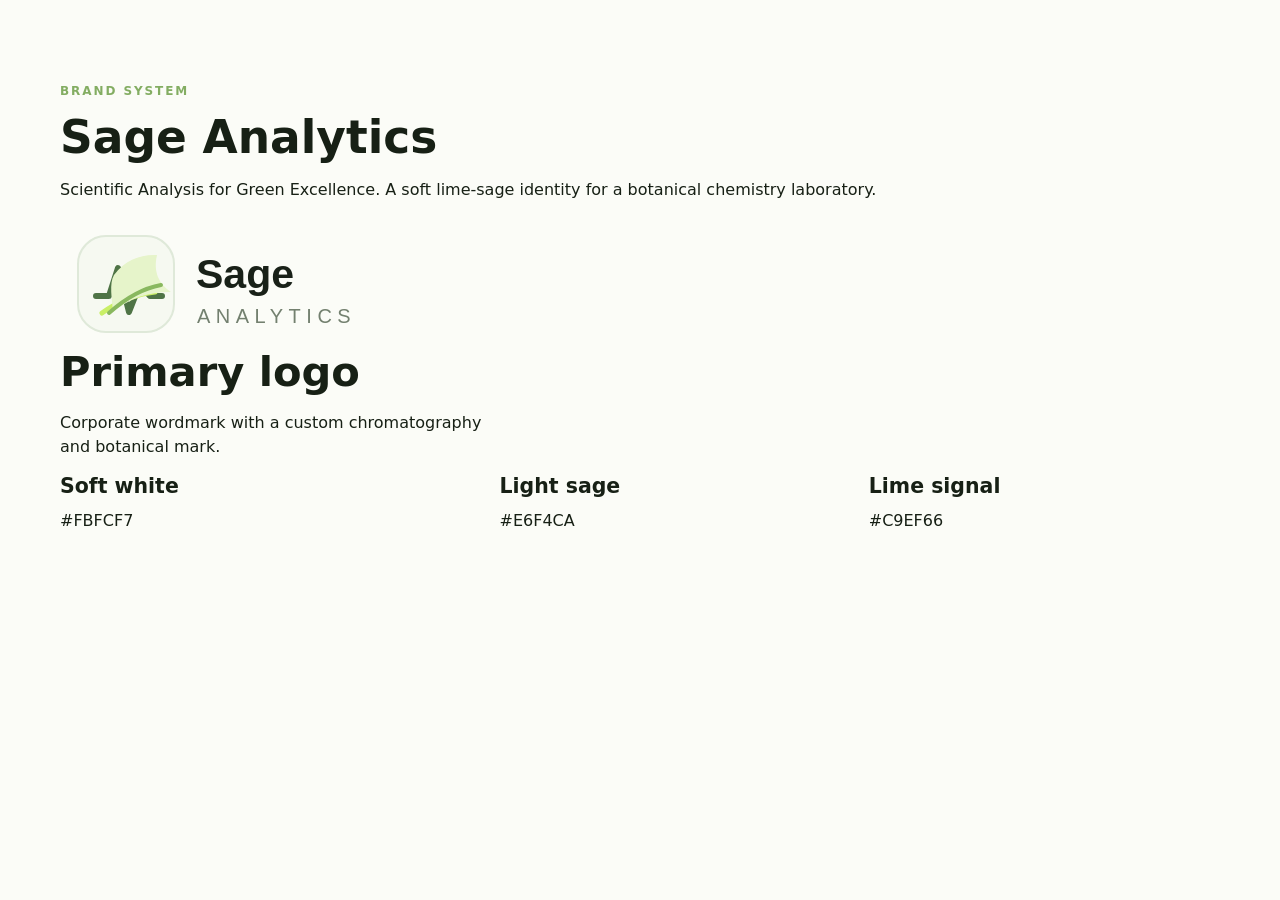
<file: brand-options.html>
﻿<!doctype html>
<html lang="en">
  <head>
    <meta charset="utf-8" />
    <meta name="viewport" content="width=device-width, initial-scale=1" />
    <title>Sage Analytics | Brand System</title>
    <link rel="stylesheet" href="styles.css?v=logo-spacing-v27" />
  </head>
  <body>
    <main class="section">
      <div class="section-heading">
        <p class="eyebrow">Brand system</p>
        <h1>Sage Analytics</h1>
        <p>Scientific Analysis for Green Excellence. A soft lime-sage identity for a botanical chemistry laboratory.</p>
      </div>
      <div class="product-grid">
        <article>
          <img src="assets/logo-sage-primary.svg?v=logo-spacing-v27" alt="Sage Analytics logo" />
          <h2>Primary logo</h2>
          <p>Corporate wordmark with a custom chromatography and botanical mark.</p>
        </article>
      </div>
      <div class="product-grid">
        <article><h3>Soft white</h3><p>#FBFCF7</p></article>
        <article><h3>Light sage</h3><p>#E6F4CA</p></article>
        <article><h3>Lime signal</h3><p>#C9EF66</p></article>
      </div>
    </main>
  </body>
</html>
</file>
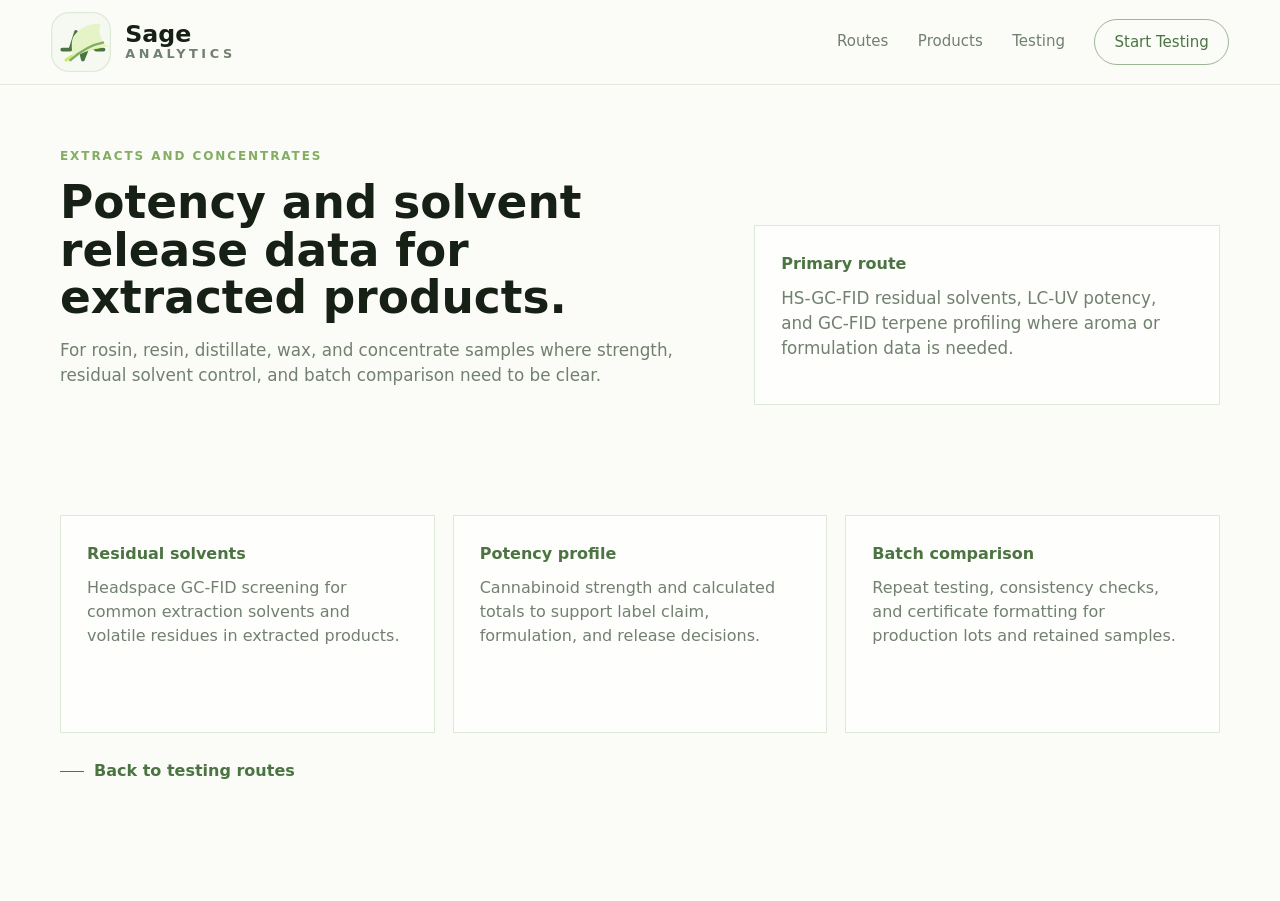
<file: extract-testing.html>
<!doctype html>
<html lang="en">
  <head>
    <meta charset="utf-8" />
    <meta name="viewport" content="width=device-width, initial-scale=1" />
    <title>Extract Testing | Sage Analytics</title>
    <meta name="description" content="Extract and concentrate testing route for Sage Analytics, including potency, residual solvents, terpenes, and COA release support." />
    <link rel="stylesheet" href="styles.css?v=logo-spacing-v27" />
  </head>
  <body>
    <header class="site-header">
      <a class="brand" href="index.html#top" aria-label="Sage Analytics home">
        <span class="brand-mark" aria-hidden="true">
          <svg viewBox="0 0 96 96" focusable="false">
            <rect x="1" y="1" width="94" height="94" rx="28"></rect>
            <path class="brand-mark__trace" d="M18 60H31L40 32L51 76L62 48L72 60H84"></path>
            <path class="brand-mark__stem" d="M24 77C41 65 57 58 77 56"></path>
            <path class="brand-mark__leaf" d="M36 39C47 24 63 18 79 19C75 36 81 48 93 56C70 56 52 62 35 76C34 62 31 48 36 39Z"></path>
            <path class="brand-mark__vein" d="M31 77C49 61 66 52 83 49"></path>
          </svg>
        </span>
        <span class="brand-type"><strong>Sage</strong><small>Analytics</small></span>
      </a>
      <nav class="main-nav" aria-label="Page navigation">
        <a href="index.html#routes">Routes</a>
        <a href="index.html#products">Products</a>
        <a href="index.html#panels">Testing</a>
        <a class="nav-cta" href="index.html#contact">Start Testing</a>
      </nav>
    </header>

    <main class="subpage-main">
      <section class="section subpage-hero">
        <div>
          <p class="eyebrow">Extracts and concentrates</p>
          <h1>Potency and solvent release data for extracted products.</h1>
          <p>For rosin, resin, distillate, wax, and concentrate samples where strength, residual solvent control, and batch comparison need to be clear.</p>
        </div>
        <aside class="subpage-panel">
          <strong>Primary route</strong>
          <p>HS-GC-FID residual solvents, LC-UV potency, and GC-FID terpene profiling where aroma or formulation data is needed.</p>
        </aside>
      </section>

      <section class="section">
        <div class="detail-grid">
          <article class="detail-card">
            <strong>Residual solvents</strong>
            <p>Headspace GC-FID screening for common extraction solvents and volatile residues in extracted products.</p>
          </article>
          <article class="detail-card">
            <strong>Potency profile</strong>
            <p>Cannabinoid strength and calculated totals to support label claim, formulation, and release decisions.</p>
          </article>
          <article class="detail-card">
            <strong>Batch comparison</strong>
            <p>Repeat testing, consistency checks, and certificate formatting for production lots and retained samples.</p>
          </article>
        </div>
        <a class="back-link" href="index.html#routes">Back to testing routes</a>
      </section>
    </main>
  </body>
</html>
</file>
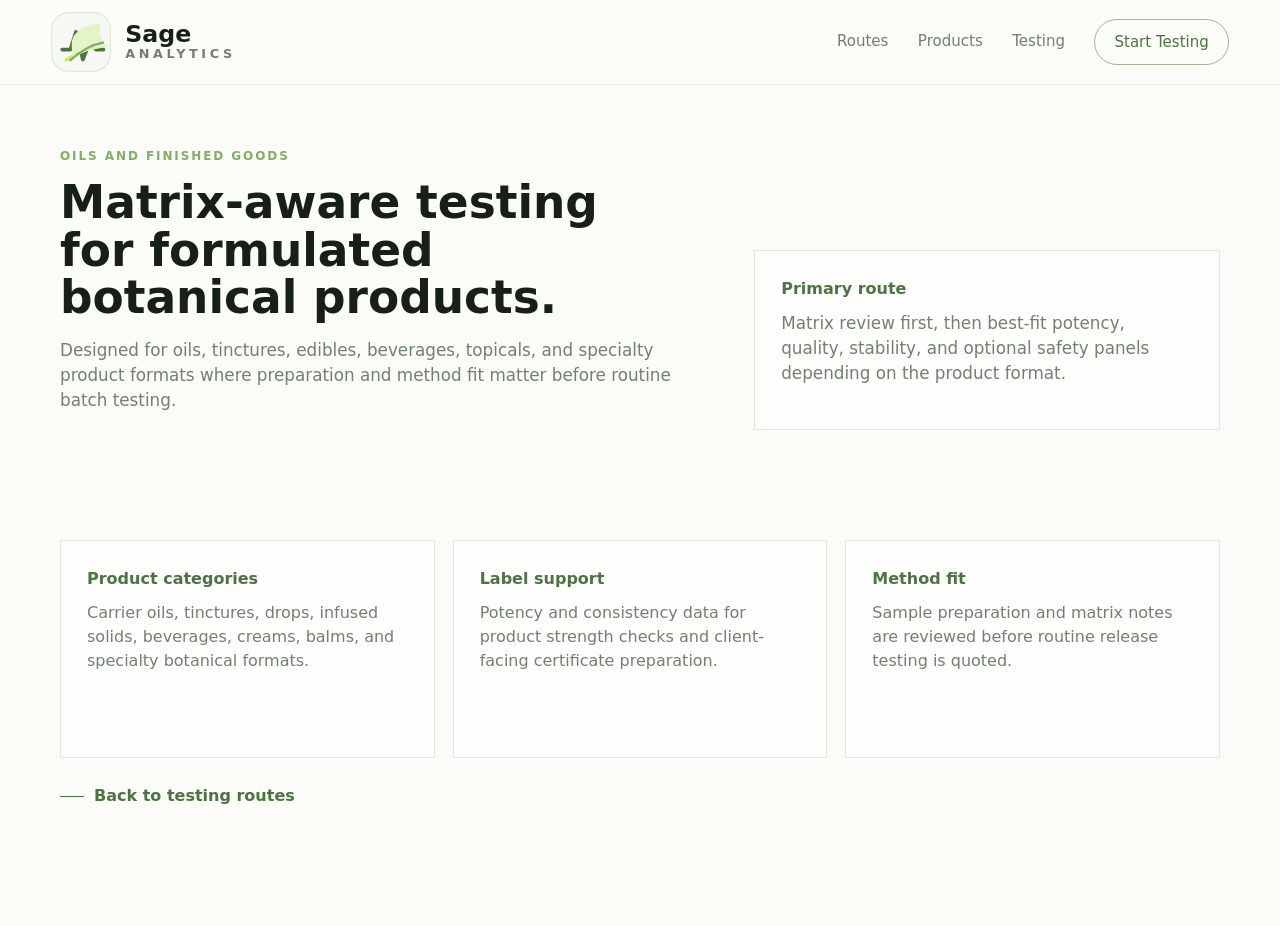
<file: finished-product-testing.html>
<!doctype html>
<html lang="en">
  <head>
    <meta charset="utf-8" />
    <meta name="viewport" content="width=device-width, initial-scale=1" />
    <title>Finished Product Testing | Sage Analytics</title>
    <meta name="description" content="Finished product testing route for Sage Analytics, including oils, tinctures, edibles, beverages, topicals, and specialty botanical formulations." />
    <link rel="stylesheet" href="styles.css?v=logo-spacing-v27" />
  </head>
  <body>
    <header class="site-header">
      <a class="brand" href="index.html#top" aria-label="Sage Analytics home">
        <span class="brand-mark" aria-hidden="true">
          <svg viewBox="0 0 96 96" focusable="false">
            <rect x="1" y="1" width="94" height="94" rx="28"></rect>
            <path class="brand-mark__trace" d="M18 60H31L40 32L51 76L62 48L72 60H84"></path>
            <path class="brand-mark__stem" d="M24 77C41 65 57 58 77 56"></path>
            <path class="brand-mark__leaf" d="M36 39C47 24 63 18 79 19C75 36 81 48 93 56C70 56 52 62 35 76C34 62 31 48 36 39Z"></path>
            <path class="brand-mark__vein" d="M31 77C49 61 66 52 83 49"></path>
          </svg>
        </span>
        <span class="brand-type"><strong>Sage</strong><small>Analytics</small></span>
      </a>
      <nav class="main-nav" aria-label="Page navigation">
        <a href="index.html#routes">Routes</a>
        <a href="index.html#products">Products</a>
        <a href="index.html#panels">Testing</a>
        <a class="nav-cta" href="index.html#contact">Start Testing</a>
      </nav>
    </header>

    <main class="subpage-main">
      <section class="section subpage-hero">
        <div>
          <p class="eyebrow">Oils and finished goods</p>
          <h1>Matrix-aware testing for formulated botanical products.</h1>
          <p>Designed for oils, tinctures, edibles, beverages, topicals, and specialty product formats where preparation and method fit matter before routine batch testing.</p>
        </div>
        <aside class="subpage-panel">
          <strong>Primary route</strong>
          <p>Matrix review first, then best-fit potency, quality, stability, and optional safety panels depending on the product format.</p>
        </aside>
      </section>

      <section class="section">
        <div class="detail-grid">
          <article class="detail-card">
            <strong>Product categories</strong>
            <p>Carrier oils, tinctures, drops, infused solids, beverages, creams, balms, and specialty botanical formats.</p>
          </article>
          <article class="detail-card">
            <strong>Label support</strong>
            <p>Potency and consistency data for product strength checks and client-facing certificate preparation.</p>
          </article>
          <article class="detail-card">
            <strong>Method fit</strong>
            <p>Sample preparation and matrix notes are reviewed before routine release testing is quoted.</p>
          </article>
        </div>
        <a class="back-link" href="index.html#routes">Back to testing routes</a>
      </section>
    </main>
  </body>
</html>
</file>
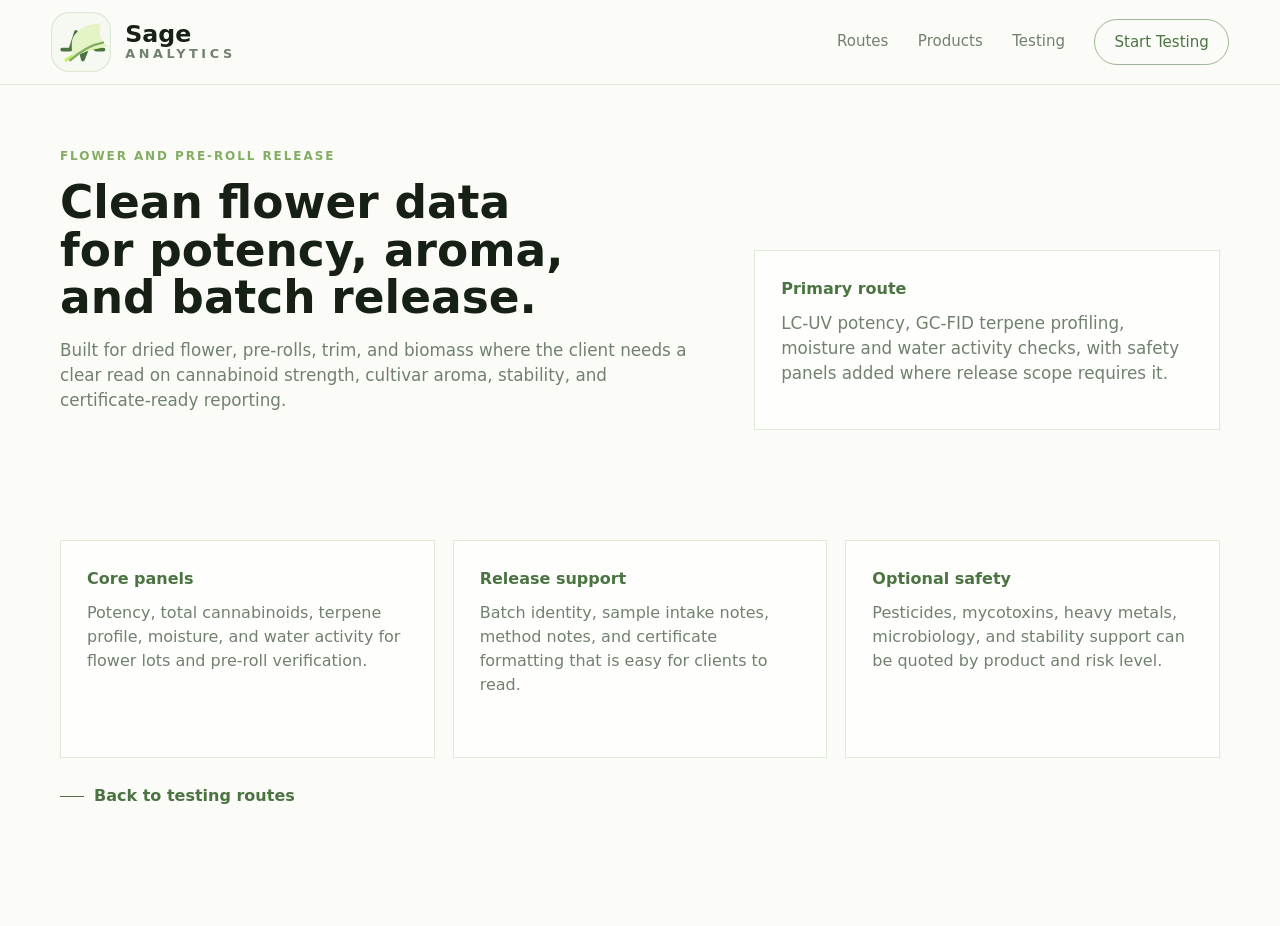
<file: flower-testing.html>
<!doctype html>
<html lang="en">
  <head>
    <meta charset="utf-8" />
    <meta name="viewport" content="width=device-width, initial-scale=1" />
    <title>Flower Testing | Sage Analytics</title>
    <meta name="description" content="Flower and pre-roll testing route for Sage Analytics, including potency, aroma, moisture, water activity, safety panels, and COA release support." />
    <link rel="stylesheet" href="styles.css?v=logo-spacing-v27" />
  </head>
  <body>
    <header class="site-header">
      <a class="brand" href="index.html#top" aria-label="Sage Analytics home">
        <span class="brand-mark" aria-hidden="true">
          <svg viewBox="0 0 96 96" focusable="false">
            <rect x="1" y="1" width="94" height="94" rx="28"></rect>
            <path class="brand-mark__trace" d="M18 60H31L40 32L51 76L62 48L72 60H84"></path>
            <path class="brand-mark__stem" d="M24 77C41 65 57 58 77 56"></path>
            <path class="brand-mark__leaf" d="M36 39C47 24 63 18 79 19C75 36 81 48 93 56C70 56 52 62 35 76C34 62 31 48 36 39Z"></path>
            <path class="brand-mark__vein" d="M31 77C49 61 66 52 83 49"></path>
          </svg>
        </span>
        <span class="brand-type"><strong>Sage</strong><small>Analytics</small></span>
      </a>
      <nav class="main-nav" aria-label="Page navigation">
        <a href="index.html#routes">Routes</a>
        <a href="index.html#products">Products</a>
        <a href="index.html#panels">Testing</a>
        <a class="nav-cta" href="index.html#contact">Start Testing</a>
      </nav>
    </header>

    <main class="subpage-main">
      <section class="section subpage-hero">
        <div>
          <p class="eyebrow">Flower and pre-roll release</p>
          <h1>Clean flower data for potency, aroma, and batch release.</h1>
          <p>Built for dried flower, pre-rolls, trim, and biomass where the client needs a clear read on cannabinoid strength, cultivar aroma, stability, and certificate-ready reporting.</p>
        </div>
        <aside class="subpage-panel">
          <strong>Primary route</strong>
          <p>LC-UV potency, GC-FID terpene profiling, moisture and water activity checks, with safety panels added where release scope requires it.</p>
        </aside>
      </section>

      <section class="section">
        <div class="detail-grid">
          <article class="detail-card">
            <strong>Core panels</strong>
            <p>Potency, total cannabinoids, terpene profile, moisture, and water activity for flower lots and pre-roll verification.</p>
          </article>
          <article class="detail-card">
            <strong>Release support</strong>
            <p>Batch identity, sample intake notes, method notes, and certificate formatting that is easy for clients to read.</p>
          </article>
          <article class="detail-card">
            <strong>Optional safety</strong>
            <p>Pesticides, mycotoxins, heavy metals, microbiology, and stability support can be quoted by product and risk level.</p>
          </article>
        </div>
        <a class="back-link" href="index.html#routes">Back to testing routes</a>
      </section>
    </main>
  </body>
</html>
</file>
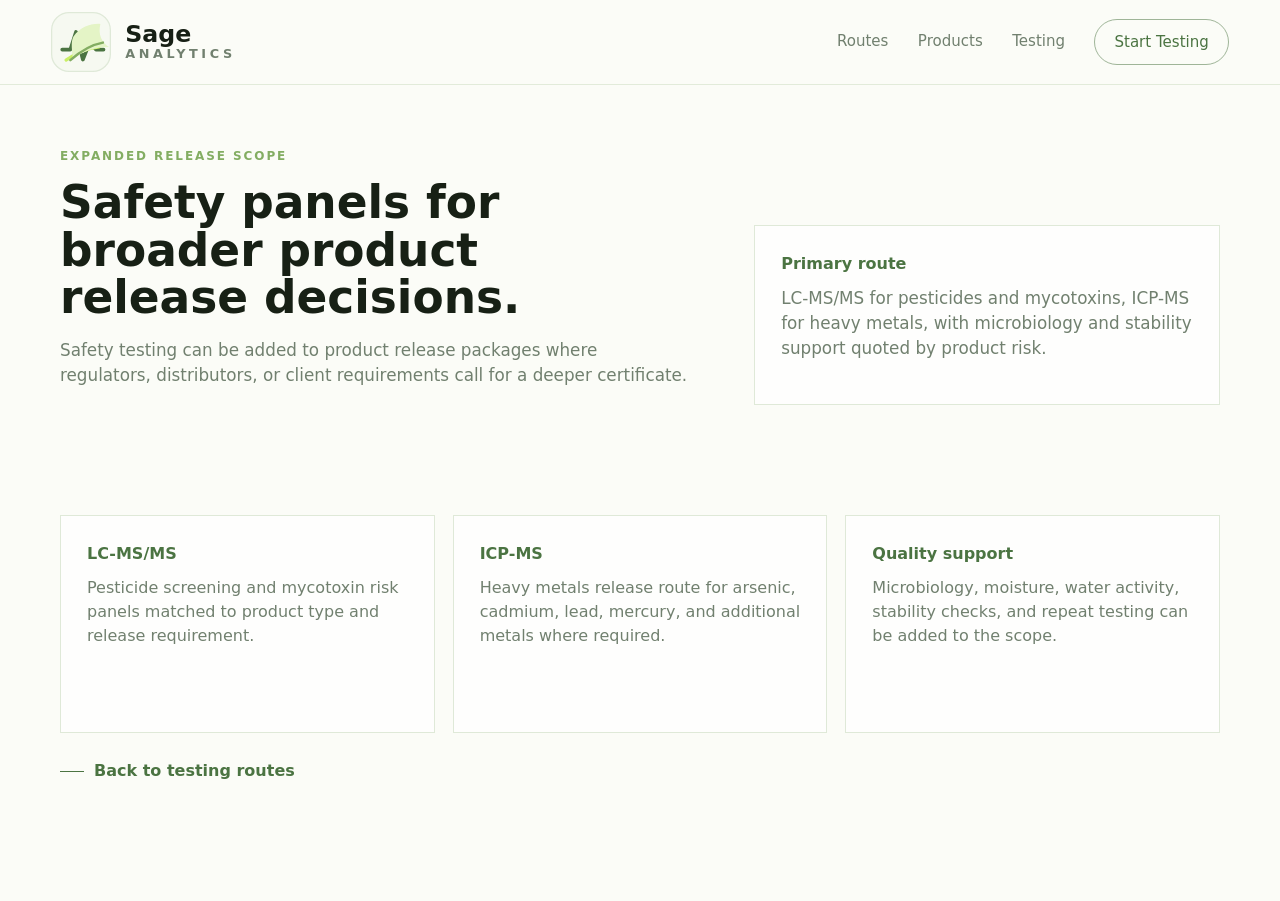
<file: safety-panels.html>
<!doctype html>
<html lang="en">
  <head>
    <meta charset="utf-8" />
    <meta name="viewport" content="width=device-width, initial-scale=1" />
    <title>Safety Panels | Sage Analytics</title>
    <meta name="description" content="Safety panel testing route for Sage Analytics, including pesticides, mycotoxins, heavy metals, microbiology, and stability support." />
    <link rel="stylesheet" href="styles.css?v=logo-spacing-v27" />
  </head>
  <body>
    <header class="site-header">
      <a class="brand" href="index.html#top" aria-label="Sage Analytics home">
        <span class="brand-mark" aria-hidden="true">
          <svg viewBox="0 0 96 96" focusable="false">
            <rect x="1" y="1" width="94" height="94" rx="28"></rect>
            <path class="brand-mark__trace" d="M18 60H31L40 32L51 76L62 48L72 60H84"></path>
            <path class="brand-mark__stem" d="M24 77C41 65 57 58 77 56"></path>
            <path class="brand-mark__leaf" d="M36 39C47 24 63 18 79 19C75 36 81 48 93 56C70 56 52 62 35 76C34 62 31 48 36 39Z"></path>
            <path class="brand-mark__vein" d="M31 77C49 61 66 52 83 49"></path>
          </svg>
        </span>
        <span class="brand-type"><strong>Sage</strong><small>Analytics</small></span>
      </a>
      <nav class="main-nav" aria-label="Page navigation">
        <a href="index.html#routes">Routes</a>
        <a href="index.html#products">Products</a>
        <a href="index.html#panels">Testing</a>
        <a class="nav-cta" href="index.html#contact">Start Testing</a>
      </nav>
    </header>

    <main class="subpage-main">
      <section class="section subpage-hero">
        <div>
          <p class="eyebrow">Expanded release scope</p>
          <h1>Safety panels for broader product release decisions.</h1>
          <p>Safety testing can be added to product release packages where regulators, distributors, or client requirements call for a deeper certificate.</p>
        </div>
        <aside class="subpage-panel">
          <strong>Primary route</strong>
          <p>LC-MS/MS for pesticides and mycotoxins, ICP-MS for heavy metals, with microbiology and stability support quoted by product risk.</p>
        </aside>
      </section>

      <section class="section">
        <div class="detail-grid">
          <article class="detail-card">
            <strong>LC-MS/MS</strong>
            <p>Pesticide screening and mycotoxin risk panels matched to product type and release requirement.</p>
          </article>
          <article class="detail-card">
            <strong>ICP-MS</strong>
            <p>Heavy metals release route for arsenic, cadmium, lead, mercury, and additional metals where required.</p>
          </article>
          <article class="detail-card">
            <strong>Quality support</strong>
            <p>Microbiology, moisture, water activity, stability checks, and repeat testing can be added to the scope.</p>
          </article>
        </div>
        <a class="back-link" href="index.html#routes">Back to testing routes</a>
      </section>
    </main>
  </body>
</html>
</file>
<file: styles.css>
:root {
  --ink: #172015;
  --text: #3f4d3c;
  --muted: #71806f;
  --line: #dfe9d8;
  --line-strong: #c6d8b9;
  --paper: #fbfcf7;
  --white: #ffffff;
  --sage-25: #f7fbef;
  --sage-50: #eff8df;
  --sage-100: #e4f4c6;
  --lime: #c9ef66;
  --sage: #83ad62;
  --deep: #4b7442;
  --shadow: 0 24px 70px rgba(34, 48, 27, 0.11);
  --max: 1160px;
  color-scheme: light;
}

* {
  box-sizing: border-box;
}

html {
  scroll-behavior: smooth;
  scroll-padding-top: 104px;
}

body {
  margin: 0;
  background: var(--paper);
  color: var(--ink);
  font-family: Inter, ui-sans-serif, system-ui, -apple-system, BlinkMacSystemFont, "Segoe UI", sans-serif;
  line-height: 1.5;
}

img {
  display: block;
  max-width: 100%;
}

a {
  color: inherit;
  text-decoration: none;
}

button,
input,
select,
textarea {
  font: inherit;
}

.site-header {
  position: sticky;
  top: 0;
  z-index: 40;
  display: flex;
  min-height: 78px;
  align-items: center;
  justify-content: space-between;
  padding: 12px clamp(20px, 4vw, 54px);
  background: rgba(251, 252, 247, 0.92);
  border-bottom: 1px solid rgba(223, 233, 216, 0.9);
  backdrop-filter: blur(22px);
}

.brand {
  display: inline-flex;
  align-items: center;
  gap: 14px;
}

.brand--footer {
  margin-bottom: 14px;
}

.brand-mark {
  display: inline-flex;
  width: 60px;
  height: 60px;
  flex: 0 0 auto;
}

.brand--footer .brand-mark {
  width: 54px;
  height: 54px;
}

.brand-mark svg {
  width: 100%;
  height: 100%;
}

.brand-mark rect {
  fill: #f6f9f1;
  stroke: var(--line);
  stroke-width: 2;
}

.brand-mark__trace {
  fill: none;
  stroke: var(--deep);
  stroke-width: 6;
  stroke-linecap: round;
  stroke-linejoin: round;
}

.brand-mark__stem {
  fill: none;
  stroke: var(--lime);
  stroke-width: 5;
  stroke-linecap: round;
}

.brand-mark__leaf {
  fill: var(--sage-100);
}

.brand-mark__vein {
  fill: none;
  stroke: var(--sage);
  stroke-width: 4;
  stroke-linecap: round;
}

.brand-type {
  display: grid;
  row-gap: 2px;
  line-height: 1;
}

.brand-type strong {
  color: var(--ink);
  font-size: 1.48rem;
  font-weight: 780;
}

.brand-type small {
  color: var(--muted);
  font-size: 0.8rem;
  font-weight: 640;
  letter-spacing: 0.28em;
  text-transform: uppercase;
}

.main-nav {
  display: flex;
  align-items: center;
  gap: clamp(16px, 2.3vw, 32px);
  color: var(--muted);
  font-size: 0.94rem;
}

.main-nav > a,
.nav-trigger {
  border: 0;
  border-bottom: 1px solid transparent;
  background: transparent;
  color: inherit;
  padding: 10px 0;
  cursor: pointer;
}

.main-nav > a:hover,
.nav-trigger:hover {
  color: var(--ink);
  border-color: var(--lime);
}

.nav-cta {
  border: 1px solid rgba(75, 116, 66, 0.52) !important;
  border-radius: 999px;
  color: var(--deep) !important;
  padding: 11px 19px !important;
}

.nav-item {
  position: relative;
}

.nav-trigger {
  display: inline-flex;
  align-items: center;
  gap: 8px;
}

.nav-trigger span {
  width: 7px;
  height: 7px;
  border-right: 1px solid currentColor;
  border-bottom: 1px solid currentColor;
  transform: rotate(45deg) translateY(-2px);
}

.mega-menu {
  position: absolute;
  top: calc(100% + 18px);
  right: -268px;
  display: grid;
  grid-template-columns: repeat(3, minmax(218px, 1fr));
  width: min(900px, calc(100vw - 40px));
  gap: 1px;
  visibility: hidden;
  opacity: 0;
  transform: translateY(8px);
  pointer-events: none;
  background: var(--line);
  border: 1px solid var(--line);
  box-shadow: var(--shadow);
  transition: opacity 160ms ease, transform 160ms ease, visibility 160ms ease;
}

.nav-item:hover .mega-menu,
.nav-item:focus-within .mega-menu,
.nav-item.is-open .mega-menu {
  visibility: visible;
  opacity: 1;
  transform: translateY(0);
  pointer-events: auto;
}

.mega-menu section {
  min-height: 286px;
  padding: 22px;
  background: rgba(251, 252, 247, 0.98);
}

.mega-menu p {
  margin: 0 0 14px;
  color: var(--deep);
  font-size: 0.72rem;
  font-weight: 780;
  letter-spacing: 0.14em;
  text-transform: uppercase;
}

.mega-menu a {
  display: grid;
  grid-template-columns: 36px 1fr;
  grid-template-rows: auto auto;
  gap: 11px;
  align-items: center;
  border-top: 1px solid var(--line);
  padding: 13px 0;
}

.mega-menu strong,
.mega-menu small {
  display: block;
}

.mega-menu strong {
  grid-column: 2;
  grid-row: 1;
  color: var(--ink);
  font-size: 0.94rem;
}

.mega-menu small {
  grid-column: 2;
  grid-row: 2;
  color: var(--muted);
  font-size: 0.78rem;
}

.mini-icon,
.product-icon {
  position: relative;
  display: inline-grid;
  place-items: center;
  border: 1px solid rgba(131, 173, 98, 0.36);
  background: rgba(201, 239, 102, 0.16);
}

.mini-icon {
  grid-column: 1;
  grid-row: 1 / span 2;
  width: 34px;
  height: 34px;
  border-radius: 50%;
}

.mini-icon::before,
.mini-icon::after,
.product-icon::before,
.product-icon::after {
  content: "";
  position: absolute;
}

.mini-icon--flower::before,
.mini-icon--biomass::before,
.mini-icon--terpene::before,
.product-icon--flower::before {
  width: 18px;
  height: 12px;
  border: 2px solid var(--deep);
  border-top: 0;
  border-radius: 0 0 18px 18px;
  transform: rotate(-24deg);
}

.mini-icon--flower::after,
.mini-icon--biomass::after,
.mini-icon--terpene::after,
.product-icon--flower::after {
  width: 2px;
  height: 20px;
  background: var(--lime);
  transform: rotate(38deg);
}

.mini-icon--pre-roll::before {
  width: 20px;
  height: 6px;
  border: 2px solid var(--deep);
  border-radius: 999px;
  transform: rotate(-24deg);
}

.mini-icon--extract::before,
.mini-icon--edible::before,
.product-icon--extract::before,
.product-icon--edible::before {
  width: 18px;
  height: 18px;
  border: 2px solid var(--deep);
  border-radius: 4px;
}

.mini-icon--oil::before,
.mini-icon--drink::before,
.mini-icon--solvent::before,
.product-icon--oil::before {
  width: 15px;
  height: 22px;
  border: 2px solid var(--deep);
  border-radius: 10px 10px 12px 12px;
  transform: rotate(10deg);
}

.mini-icon--topical::before,
.product-icon--topical::before {
  width: 20px;
  height: 14px;
  border: 2px solid var(--deep);
  border-radius: 12px 12px 4px 4px;
}

.mini-icon--custom::before,
.mini-icon--coa::before {
  width: 16px;
  height: 20px;
  border: 2px solid var(--deep);
  border-radius: 3px;
}

.mini-icon--potency::before {
  width: 15px;
  height: 18px;
  border: 2px solid var(--deep);
  border-radius: 3px 3px 7px 7px;
}

.mini-icon--pesticide::before,
.mini-icon--metal::before,
.mini-icon--micro::before,
.mini-icon--water::before,
.mini-icon--stability::before {
  width: 18px;
  height: 18px;
  border: 2px solid var(--deep);
  border-radius: 50%;
}

.section,
.hero,
.quick-menu,
.site-footer {
  width: min(var(--max), calc(100% - 40px));
  margin: 0 auto;
}

.hero {
  display: grid;
  grid-template-columns: minmax(0, 0.86fr) minmax(420px, 0.9fr);
  gap: clamp(36px, 5vw, 74px);
  align-items: center;
  padding: 56px 0 62px;
}

.eyebrow {
  margin: 0 0 14px;
  color: var(--sage);
  font-size: 0.75rem;
  font-weight: 800;
  letter-spacing: 0.16em;
  text-transform: uppercase;
}

h1,
h2,
h3,
p {
  margin-top: 0;
}

h1 {
  max-width: 610px;
  margin-bottom: 16px;
  font-size: clamp(2.35rem, 3.55vw, 3.38rem);
  line-height: 1.05;
  letter-spacing: 0;
  text-wrap: balance;
}

h2 {
  max-width: 810px;
  margin-bottom: 18px;
  font-size: clamp(2rem, 3.25vw, 3.2rem);
  line-height: 1.05;
  letter-spacing: 0;
  text-wrap: balance;
}

h3 {
  margin-bottom: 10px;
  font-size: clamp(1.1rem, 1.6vw, 1.32rem);
  line-height: 1.16;
}

.brand-line {
  margin-bottom: 18px;
  color: var(--deep);
  font-size: clamp(1.02rem, 1.35vw, 1.18rem);
  font-weight: 600;
}

.hero-lead {
  max-width: 620px;
  margin-bottom: 28px;
  color: var(--text);
  font-size: clamp(1.04rem, 1.45vw, 1.18rem);
}

.hero-actions {
  display: flex;
  flex-wrap: wrap;
  gap: 12px;
}

.button,
.contact-form button {
  display: inline-flex;
  min-height: 50px;
  align-items: center;
  justify-content: center;
  border: 1px solid var(--deep);
  border-radius: 999px;
  padding: 13px 22px;
  font-weight: 760;
  cursor: pointer;
  transition: transform 160ms ease, background 160ms ease;
}

.button:hover,
.contact-form button:hover {
  transform: translateY(-1px);
}

.button--solid,
.contact-form button {
  background: var(--deep);
  color: var(--white);
}

.button--ghost {
  background: rgba(255, 255, 255, 0.72);
  color: var(--deep);
}

.hero-visual {
  position: relative;
  margin: 0;
  padding: 18px;
  background: linear-gradient(180deg, rgba(228, 244, 198, 0.54), rgba(255, 255, 255, 0.72));
  border: 1px solid var(--line);
}

.hero-visual img {
  width: 100%;
  height: 444px;
  object-fit: cover;
  object-position: center 52%;
  filter: saturate(0.88) brightness(1.04);
}

.hero-visual figcaption {
  position: absolute;
  right: -12px;
  bottom: 32px;
  width: min(308px, calc(100% - 28px));
  padding: 18px;
  background: rgba(251, 252, 247, 0.94);
  border: 1px solid var(--line);
  box-shadow: var(--shadow);
  color: var(--muted);
}

.hero-visual figcaption span {
  display: block;
  margin-bottom: 7px;
  color: var(--sage);
  font-size: 0.72rem;
  font-weight: 800;
  letter-spacing: 0.14em;
  text-transform: uppercase;
}

.quick-menu {
  display: grid;
  grid-template-columns: repeat(4, minmax(0, 1fr));
  border-top: 1px solid var(--line);
  border-bottom: 1px solid var(--line);
}

.quick-menu a {
  min-height: 118px;
  border-right: 1px solid var(--line);
  padding: 22px 20px;
}

.quick-menu a:last-child {
  border-right: 0;
}

.quick-menu span,
.workflow-grid span,
.lab-metrics span {
  display: block;
  margin-bottom: 12px;
  color: var(--sage);
  font-weight: 820;
}

.quick-menu strong,
.quick-menu small {
  display: block;
}

.quick-menu small {
  margin-top: 5px;
  color: var(--muted);
}

.section {
  padding: 82px 0;
}

.section-kicker {
  margin-bottom: 38px;
}

.section-kicker--wide p:not(.eyebrow),
.contact-section > div p,
.lab-copy > p {
  max-width: 720px;
  color: var(--muted);
  font-size: 1.04rem;
}

.section--tint {
  width: 100%;
  max-width: none;
  padding-inline: max(20px, calc((100vw - var(--max)) / 2));
  background: linear-gradient(180deg, rgba(247, 251, 239, 0.94), rgba(251, 252, 247, 0.88));
  border-top: 1px solid var(--line);
  border-bottom: 1px solid var(--line);
}

.route-section {
  padding-top: 72px;
}

.flip-grid {
  display: grid;
  grid-template-columns: repeat(4, minmax(0, 1fr));
  gap: 18px;
}

.flip-card {
  min-width: 0;
}

.flip-card__button {
  display: block;
  width: 100%;
  min-height: 322px;
  padding: 0;
  appearance: none;
  background: transparent;
  border: 0;
  color: inherit;
  cursor: pointer;
  perspective: 1200px;
  text-align: left;
  transition: transform 220ms ease;
}

.flip-card__inner {
  position: relative;
  display: block;
  min-height: 322px;
  transform-style: preserve-3d;
  transition: transform 940ms cubic-bezier(0.19, 0.72, 0.2, 1);
}

.flip-card.is-flipped .flip-card__inner {
  transform: rotateY(180deg);
}

.flip-card__face {
  position: absolute;
  inset: 0;
  display: flex;
  flex-direction: column;
  gap: 16px;
  overflow: hidden;
  padding: 26px;
  background: rgba(255, 255, 255, 0.86);
  border: 1px solid var(--line);
  border-radius: 8px;
  backface-visibility: hidden;
  box-shadow: 0 16px 45px rgba(34, 48, 27, 0.06);
}

.flip-card__back {
  background: rgba(255, 255, 255, 0.86);
  border-color: var(--line);
  transform: rotateY(180deg);
}

.flip-card:hover .flip-card__button {
  transform: translateY(-4px);
}

.flip-card:hover .flip-card__face {
  background:
    linear-gradient(135deg, rgba(228, 244, 198, 0.68), rgba(255, 255, 255, 0.96) 42%),
    rgba(255, 255, 255, 0.96);
  border-color: #b8d79d;
  box-shadow: 0 22px 58px rgba(34, 48, 27, 0.14);
}

.flip-card__button:focus-visible .flip-card__face {
  outline: 2px solid rgba(131, 173, 98, 0.38);
  outline-offset: 2px;
}

.flip-card__button:focus {
  outline: none;
}

.route-tag,
.flip-hint {
  display: inline-flex;
  width: fit-content;
  align-items: center;
  color: var(--sage);
  font-size: 0.68rem;
  font-weight: 840;
  letter-spacing: 0.13em;
  text-transform: uppercase;
}

.flip-card strong {
  display: block;
  font-size: clamp(1.12rem, 1.35vw, 1.34rem);
  line-height: 1.14;
}

.flip-card small {
  display: block;
  color: var(--muted);
  font-size: 0.94rem;
  line-height: 1.52;
}

.flip-hint {
  margin-top: auto;
  border-top: 1px solid var(--line);
  padding-top: 14px;
  color: var(--deep);
}

.flip-card__link {
  display: flex;
  min-height: 44px;
  align-items: center;
  justify-content: space-between;
  gap: 12px;
  margin-top: 12px;
  padding: 0 4px;
  color: var(--deep);
  font-size: 0.9rem;
  font-weight: 780;
}

.flip-card__link::after {
  content: "";
  width: 24px;
  height: 1px;
  background: currentColor;
}

.product-grid,
.panel-grid,
.workflow-grid {
  display: grid;
  gap: 18px;
}

.product-grid {
  grid-template-columns: 1.2fr repeat(2, minmax(0, 1fr));
}

.panel-grid {
  grid-template-columns: repeat(3, minmax(0, 1fr));
}

.workflow-grid {
  grid-template-columns: repeat(4, minmax(0, 1fr));
}

.product-card,
.panel-card,
.workflow-grid article {
  min-height: 244px;
  background: rgba(255, 255, 255, 0.82);
  border: 1px solid var(--line);
  padding: 28px;
}

.panel-card,
.workflow-grid article {
  position: relative;
  overflow: hidden;
  transition: transform 220ms ease, border-color 220ms ease, background 220ms ease, box-shadow 220ms ease;
}

.panel-card::before,
.workflow-grid article::before {
  content: "";
  position: absolute;
  inset: 0;
  z-index: 0;
  background:
    linear-gradient(135deg, rgba(201, 239, 102, 0.2), rgba(255, 255, 255, 0) 54%),
    linear-gradient(180deg, rgba(247, 251, 239, 0.92), rgba(255, 255, 255, 0.8));
  opacity: 0;
  transition: opacity 220ms ease;
}

.panel-card > *,
.workflow-grid article > * {
  position: relative;
  z-index: 1;
}

.panel-card:hover,
.workflow-grid article:hover {
  transform: translateY(-4px);
  background:
    linear-gradient(135deg, rgba(228, 244, 198, 0.68), rgba(255, 255, 255, 0.96) 42%),
    rgba(255, 255, 255, 0.96);
  border-color: #b8d79d;
  box-shadow: 0 22px 58px rgba(34, 48, 27, 0.14);
}

.panel-card:hover::before,
.workflow-grid article:hover::before {
  opacity: 1;
}

.product-card--feature {
  grid-row: span 2;
}

.product-card p,
.panel-card p,
.workflow-grid p {
  color: var(--muted);
}

.product-card ul {
  display: grid;
  gap: 10px;
  margin: 28px 0 0;
  padding: 0;
  color: var(--text);
  list-style: none;
}

.product-card li {
  border-top: 1px solid var(--line);
  padding-top: 10px;
}

.product-icon {
  width: 54px;
  height: 54px;
  margin-bottom: 22px;
  border-radius: 18px;
}

.panel-card div:first-child {
  display: flex;
  align-items: center;
  justify-content: space-between;
  gap: 14px;
  margin-bottom: 22px;
}

.panel-card div:first-child p {
  margin: 0;
  color: var(--sage);
  font-size: 0.72rem;
  font-weight: 800;
  letter-spacing: 0.14em;
  text-align: right;
  text-transform: uppercase;
}

.panel-dot {
  width: 14px;
  height: 14px;
  flex: 0 0 auto;
  background: var(--lime);
}

.panel-dot--soft {
  background: var(--sage-100);
  border: 1px solid var(--lime);
}

.panel-card strong {
  display: block;
  margin-top: 24px;
  border-top: 1px solid var(--line);
  padding-top: 12px;
  color: var(--deep);
}

.lab-section,
.contact-section {
  display: grid;
  grid-template-columns: minmax(0, 0.85fr) minmax(380px, 0.82fr);
  gap: clamp(36px, 6vw, 78px);
  align-items: center;
}

.lab-metrics {
  display: grid;
  gap: 1px;
  margin-top: 30px;
  background: var(--line);
  border: 1px solid var(--line);
}

.lab-metrics div {
  display: grid;
  grid-template-columns: 46px 110px 1fr;
  gap: 14px;
  align-items: center;
  background: rgba(255, 255, 255, 0.78);
  padding: 15px;
}

.lab-metrics span,
.lab-metrics p {
  margin: 0;
}

.lab-metrics p {
  color: var(--muted);
}

.lab-image {
  margin: 0;
  border: 1px solid var(--line);
  background: var(--white);
  padding: 18px;
}

.lab-image img {
  width: 100%;
  aspect-ratio: 1.42;
  object-fit: cover;
  object-position: center 48%;
  filter: saturate(0.8) brightness(1.07);
}

.lab-image figcaption {
  margin-top: 12px;
  color: var(--muted);
  font-size: 0.78rem;
}

.workflow-grid article span {
  display: inline-flex;
  width: 38px;
  height: 38px;
  align-items: center;
  justify-content: center;
  background: var(--sage-50);
  border: 1px solid var(--line);
}

.pricing-section {
  max-width: 1020px;
}

.price-table {
  overflow: hidden;
  border: 1px solid var(--line);
  background: var(--white);
}

.price-row {
  display: grid;
  grid-template-columns: 1.15fr 1.1fr 1.1fr 0.72fr;
  min-height: 66px;
  border-bottom: 1px solid var(--line);
}

.price-row:last-child {
  border-bottom: 0;
}

.price-row span {
  display: flex;
  align-items: center;
  border-right: 1px solid var(--line);
  padding: 15px 18px;
}

.price-row span:last-child {
  border-right: 0;
  font-weight: 800;
}

.price-row--head {
  background: var(--deep);
  color: var(--white);
  font-size: 0.82rem;
  font-weight: 800;
  letter-spacing: 0.08em;
  text-transform: uppercase;
}

.price-row--highlight {
  background: var(--sage-50);
}

.contact-section {
  align-items: start;
}

.contact-form {
  display: grid;
  gap: 16px;
  border: 1px solid var(--line);
  background: rgba(255, 255, 255, 0.82);
  padding: 28px;
}

.contact-form label {
  display: grid;
  gap: 7px;
  color: var(--deep);
  font-size: 0.82rem;
  font-weight: 760;
}

.contact-form input,
.contact-form select,
.contact-form textarea {
  width: 100%;
  border: 1px solid var(--line-strong);
  background: var(--paper);
  color: var(--ink);
  padding: 13px 14px;
  outline: 0;
}

.contact-form input:focus,
.contact-form select:focus,
.contact-form textarea:focus {
  border-color: var(--sage);
}

.contact-form button {
  width: fit-content;
  margin-top: 4px;
}

.subpage-main {
  padding-bottom: 36px;
}

.subpage-main .section + .section {
  padding-top: 28px;
}

.subpage-hero {
  display: grid;
  grid-template-columns: minmax(0, 0.92fr) minmax(320px, 0.68fr);
  gap: clamp(34px, 5vw, 66px);
  align-items: end;
  padding-top: 62px;
}

.subpage-hero p:not(.eyebrow) {
  max-width: 720px;
  color: var(--muted);
  font-size: 1.05rem;
}

.subpage-panel {
  border: 1px solid var(--line);
  background: rgba(255, 255, 255, 0.82);
  padding: 26px;
}

.subpage-panel strong,
.detail-card strong {
  display: block;
  margin-bottom: 10px;
  color: var(--deep);
}

.subpage-panel p,
.detail-card p {
  color: var(--muted);
}

.detail-grid {
  display: grid;
  grid-template-columns: repeat(3, minmax(0, 1fr));
  gap: 18px;
}

.detail-card {
  min-height: 218px;
  border: 1px solid var(--line);
  background: rgba(255, 255, 255, 0.82);
  padding: 26px;
}

.detail-list {
  display: grid;
  gap: 12px;
  margin: 0;
  padding: 0;
  list-style: none;
}

.detail-list li {
  border-top: 1px solid var(--line);
  padding-top: 12px;
  color: var(--text);
}

.back-link {
  display: inline-flex;
  align-items: center;
  gap: 10px;
  margin-top: 26px;
  color: var(--deep);
  font-weight: 780;
}

.back-link::before {
  content: "";
  width: 24px;
  height: 1px;
  background: currentColor;
}

.site-footer {
  display: flex;
  align-items: center;
  justify-content: space-between;
  gap: 28px;
  border-top: 1px solid var(--line);
  padding: 34px 0 46px;
}

.site-footer p {
  margin: 0;
  color: var(--muted);
}

.site-footer nav {
  display: flex;
  flex-wrap: wrap;
  gap: 18px;
  color: var(--muted);
}

@media (max-width: 1020px) {
  .site-header {
    position: static;
    flex-direction: column;
    align-items: flex-start;
  }

  .main-nav {
    width: 100%;
    overflow-x: auto;
    padding-bottom: 4px;
  }

  .mega-menu {
    display: none;
  }

  .hero,
  .lab-section,
  .contact-section {
    grid-template-columns: 1fr;
  }

  .hero {
    padding-top: 42px;
  }

  .hero-visual img {
    height: 380px;
  }

  .product-grid,
  .panel-grid,
  .workflow-grid,
  .flip-grid,
  .quick-menu {
    grid-template-columns: repeat(2, minmax(0, 1fr));
  }

  .subpage-hero,
  .detail-grid {
    grid-template-columns: 1fr;
  }

  .product-card--feature {
    grid-row: span 1;
  }

  .price-row {
    grid-template-columns: 1fr;
  }

  .price-row--head {
    display: none;
  }

  .price-row span {
    border-right: 0;
    border-bottom: 1px solid var(--line);
  }

  .price-row span:last-child {
    border-bottom: 0;
  }
}

@media (max-width: 640px) {
  .section,
  .hero,
  .quick-menu,
  .site-footer {
    width: min(var(--max), calc(100% - 28px));
  }

  .section--tint {
    width: 100%;
  }

  .brand-mark {
    width: 54px;
    height: 54px;
  }

  .brand-type strong {
    font-size: 1.32rem;
  }

  .brand-type small {
    font-size: 0.72rem;
  }

  h1 {
    font-size: clamp(2.22rem, 10vw, 3rem);
  }

  h2 {
    font-size: clamp(1.92rem, 9.5vw, 2.75rem);
  }

  .hero-visual {
    padding: 14px;
  }

  .hero-visual img {
    height: 290px;
  }

  .hero-visual figcaption {
    position: static;
    width: 100%;
    margin-top: 14px;
  }

  .product-grid,
  .panel-grid,
  .workflow-grid,
  .flip-grid,
  .quick-menu {
    grid-template-columns: 1fr;
  }

  .flip-card__button,
  .flip-card__inner {
    min-height: 294px;
  }

  .quick-menu a {
    border-right: 0;
    border-bottom: 1px solid var(--line);
  }

  .lab-metrics div {
    grid-template-columns: 44px 1fr;
  }

  .lab-metrics p {
    grid-column: 2;
  }

  .site-footer {
    align-items: flex-start;
    flex-direction: column;
  }
}

@media (prefers-reduced-motion: reduce) {
  .flip-card__inner {
    transition: none;
  }
}
</file>
